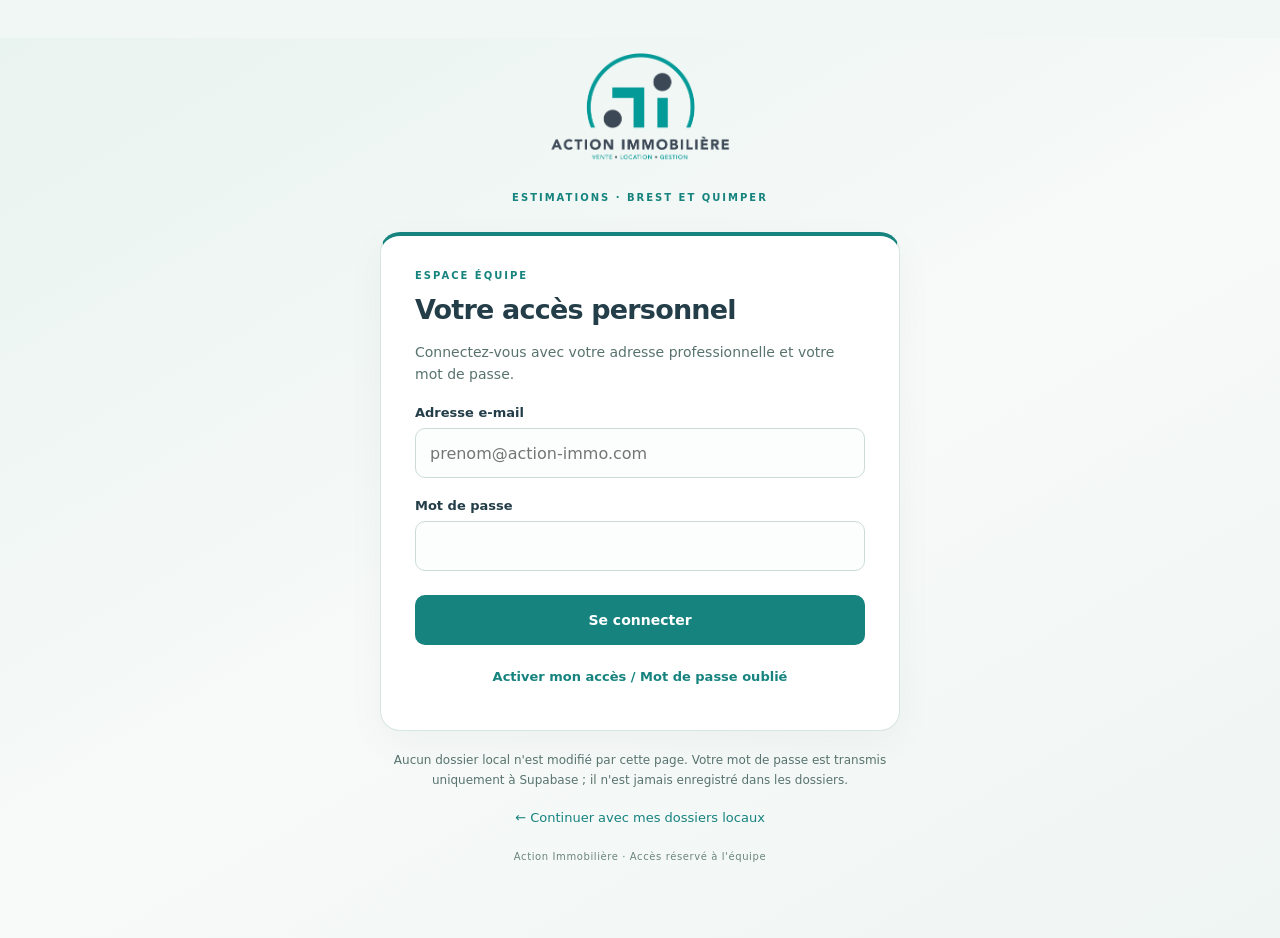
<file: connexion.html>
<!doctype html>
<html lang="fr">
<head>
  <meta charset="utf-8">
  <meta name="viewport" content="width=device-width,initial-scale=1">
  <meta name="referrer" content="no-referrer">
  <meta name="robots" content="noindex,nofollow">
  <meta http-equiv="Content-Security-Policy" content="default-src 'none'; script-src 'self'; style-src 'self'; img-src 'self' data:; connect-src https://nqzriajxhkiujlnldayx.supabase.co; base-uri 'none'; form-action 'none'; object-src 'none'">
  <meta name="theme-color" content="#16837e">
  <title>Connexion &eacute;quipe | Action Immobili&egrave;re</title>
  <link rel="stylesheet" href="connexion.css?v=1">
  <script src="connexion.js?v=1" defer></script>
</head>
<body>
  <main class="shell">
    <header class="brand">
      <img src="./ACTION%20IMMO_LOGO%20RVB.png" alt="Action Immobili&egrave;re" width="230" height="163">
      <p class="eyebrow">ESTIMATIONS &middot; BREST ET QUIMPER</p>
    </header>
    <section class="card" aria-labelledby="page-title">
      <p class="step">ESPACE &Eacute;QUIPE</p>
      <h1 id="page-title">Votre acc&egrave;s personnel</h1>
      <p id="intro">Connectez-vous avec votre adresse professionnelle et votre mot de passe.</p>
      <div id="message" role="status" aria-live="polite" class="message" hidden></div>
      <div id="checking">V&eacute;rification de votre session&hellip;</div>
      <form id="login-form" hidden>
        <label for="login-email">Adresse e-mail</label>
        <input id="login-email" name="email" type="email" autocomplete="username" required maxlength="254" placeholder="prenom@action-immo.com">
        <label for="login-password">Mot de passe</label>
        <input id="login-password" name="password" type="password" autocomplete="current-password" required maxlength="200">
        <button type="submit">Se connecter</button>
        <button id="show-recovery" type="button" class="text-button">Activer mon acc&egrave;s / Mot de passe oubli&eacute;</button>
      </form>
      <form id="recovery-form" hidden>
        <p>Un lien vous permettra de choisir votre mot de passe sur cette page, sans recr&eacute;er votre compte.</p>
        <label for="recovery-email">Adresse e-mail du compte existant</label>
        <input id="recovery-email" name="email" type="email" autocomplete="username" required maxlength="254">
        <button id="request-link" type="submit">Recevoir un lien pour choisir mon mot de passe</button>
        <p id="cooldown" class="hint" aria-live="polite"></p>
        <button type="button" class="text-button" data-back>Revenir &agrave; la connexion</button>
      </form>
      <form id="password-form" hidden>
        <p>Compte v&eacute;rifi&eacute; : <strong id="password-account"></strong></p>
        <label for="new-password">Nouveau mot de passe</label>
        <input id="new-password" name="new-password" type="password" autocomplete="new-password" minlength="12" maxlength="200" required aria-describedby="password-help">
        <p id="password-help" class="hint">Au moins 12 caract&egrave;res. Choisissez une phrase de passe unique et conservez-la dans votre gestionnaire de mots de passe.</p>
        <label for="confirm-password">Confirmer le nouveau mot de passe</label>
        <input id="confirm-password" name="confirm-password" type="password" autocomplete="new-password" minlength="12" maxlength="200" required>
        <button type="submit">Enregistrer mon mot de passe</button>
      </form>
      <section id="connected" hidden>
        <div class="verified"><span aria-hidden="true">&#10003;</span><div><strong>Connexion r&eacute;ussie</strong><p id="connected-account"></p></div></div>
        <p>Votre acc&egrave;s personnel fonctionne. La synchronisation des dossiers sera raccord&eacute;e &agrave; l'application apr&egrave;s cette validation.</p>
        <p class="hint">Pour le moment, les dossiers de l'application restent enregistr&eacute;s sur l'appareil utilis&eacute;.</p>
        <a class="primary-link" href="./">Retrouver l'application d'estimation</a>
        <button id="change-password" type="button" class="text-button">Choisir / changer mon mot de passe</button>
        <button id="sign-out" type="button" class="text-button">Se d&eacute;connecter</button>
      </section>
      <noscript><p>Activez JavaScript dans votre navigateur pour utiliser la connexion.</p></noscript>
    </section>
    <p class="privacy">Aucun dossier local n'est modifi&eacute; par cette page. Votre mot de passe est transmis uniquement &agrave; Supabase ; il n'est jamais enregistr&eacute; dans les dossiers.</p>
    <a class="back-link" href="./">&larr; Continuer avec mes dossiers locaux</a>
    <footer>Action Immobili&egrave;re &middot; Acc&egrave;s r&eacute;serv&eacute; &agrave; l'&eacute;quipe</footer>
  </main>
</body>
</html>
</file>
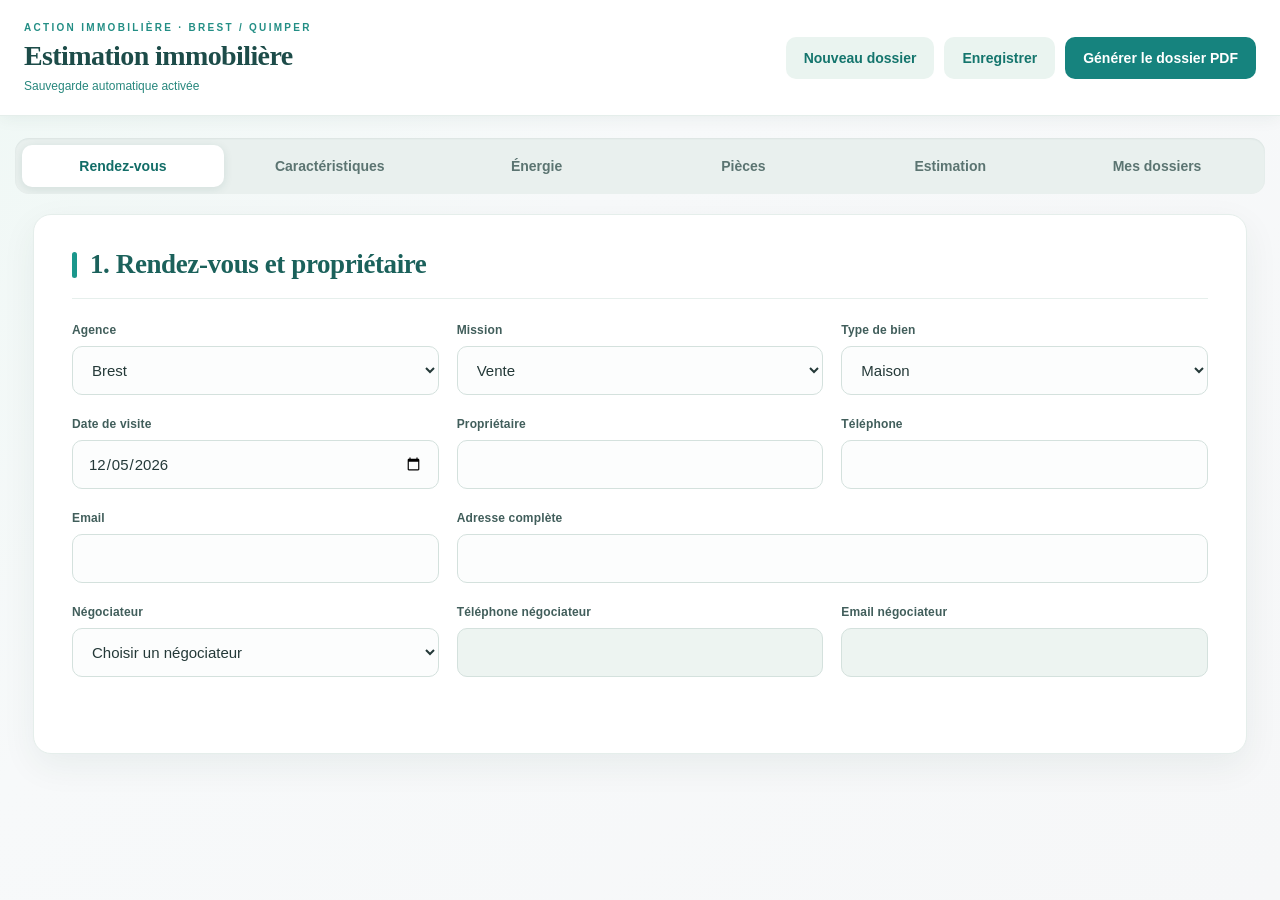
<file: estimation-local.html>
<!doctype html>
<html lang="fr"><head><meta charset="utf-8"><meta name="viewport" content="width=device-width,initial-scale=1"><meta name="theme-color" content="#278f89"><title>Action Immobilière — Estimations</title><style>
:root{font-family:Arial,sans-serif;color:#233b3a;background:#f2f5f2}*{box-sizing:border-box}body{margin:0}header{background:#fff;padding:18px 5%;border-bottom:3px solid #39968d;display:flex;justify-content:space-between;align-items:center;gap:10px;flex-wrap:wrap}h1,h2,h3{font-family:Georgia,serif;font-weight:normal}h1{font-size:26px;margin:0}header small{color:#348981;letter-spacing:2px}nav.tabs{display:flex;gap:8px;overflow-x:auto;padding:12px 5%;background:#eaf3ef;position:sticky;top:0;z-index:5}nav.tabs button{white-space:nowrap;background:white;color:#256c67;border:1px solid #c9dfd6}nav.tabs button.active{background:#16837e;color:white}main{max-width:1130px;margin:25px auto;padding:0 16px}.panel{background:white;padding:25px;margin-bottom:20px;border-radius:12px;box-shadow:0 3px 18px #24484013}h2{font-size:25px;color:#167c78;margin:0 0 18px}.grid{display:grid;grid-template-columns:repeat(3,minmax(0,1fr));gap:14px}.grid.two{grid-template-columns:repeat(2,minmax(0,1fr))}label{display:block;font-size:12px;font-weight:bold;color:#476462}input,select,textarea{display:block;width:100%;margin-top:7px;padding:12px;border:1px solid #cbd9d5;border-radius:7px;font:15px Arial;background:white;color:#243938}textarea{min-height:88px;resize:vertical}button{background:#16837e;border:0;color:white;border-radius:7px;padding:12px 18px;cursor:pointer;font-size:14px}button.secondary{background:#e3efec;color:#176c68}.actions{display:flex;gap:10px;flex-wrap:wrap}.hint{color:#697f7b;font-size:12px}.room{border:1px solid #d8e6e1;padding:15px;margin:10px 0;border-radius:9px}hr{border:0;border-top:1px solid #e1eae6;margin:20px 0}.switch{display:flex;gap:15px;align-items:center}#logo{max-height:52px;max-width:220px;object-fit:contain}.tag{color:#16837e;font-size:12px;letter-spacing:2px;text-transform:uppercase}.hidden{display:none!important}@media(max-width:750px){.grid,.grid.two{grid-template-columns:1fr}.panel{padding:17px}}@media print{body{background:white}header,nav.tabs,.editor,.actions,.hint{display:none!important}#printRoot{display:block!important}}#printRoot{display:none}
@page{size:A4;margin:0}
@media print{.sheet{width:210mm;height:297mm;padding:19mm 20mm 18mm;break-after:page;position:relative;overflow:hidden}.sheet:last-child{break-after:auto}.sheet h1{font:35px Georgia;color:#1c5652}.sheet h2{font:25px Georgia;color:#167c78}.sheet h3{font:18px Georgia;color:#167c78}.sheet .muted{color:#68807a}.sheet .rule{height:4px;width:56px;background:#2d948b;margin:19px 0}.sheet .hero{background:#e4f1ed;padding:30px;margin:25px 0}.sheet .tiles{display:grid;grid-template-columns:repeat(3,1fr);gap:10px;margin:18px 0}.sheet .tile{background:#edf5f1;padding:14px;min-height:56px}.tile small{display:block;color:#66817b;font-size:10px}.tile b{display:block;font-size:14px;margin-top:7px}.columns{display:grid;grid-template-columns:1fr 1fr;gap:16px}.sheet .rows{display:grid;grid-template-columns:1fr 1fr;gap:8px 18px}.sheet .entry{border-bottom:1px solid #e4edeb;padding:5px 0;font-size:11px}.entry small{color:#65817a;display:block}.entry b{display:block;margin-top:3px}.sheet .section{margin:18px 0}.sheet .section h3{border-bottom:2px solid #c6e1da;padding-bottom:7px;margin-bottom:8px}.sheet .foot{position:absolute;bottom:12mm;left:20mm;right:20mm;border-top:1px solid #d2e5df;padding-top:8px;color:#65817a;font-size:9px;display:flex;justify-content:space-between}.sheet .logo{max-height:60px;max-width:230px}.bigPrice{background:#16837e;color:white;padding:30px;text-align:center;margin:32px 0}.bigPrice b{font:38px Georgia}.sheet p{line-height:1.6;font-size:13px}.sheet ul{font-size:12px;line-height:1.65}.condition{display:flex;gap:4px;margin:15px 0}.condition span{flex:1;text-align:center;padding:12px 2px;font-size:9px;background:#e8eee9}.condition span.on{outline:3px solid #278f89;background:#c8e7dc;font-weight:bold}.fee{display:flex;justify-content:space-between;padding:12px 0;border-bottom:1px solid #dae7e1}}

/* Interface tablette inspirée de l'ergonomie Floot */
:root{font-family:Inter,Arial,sans-serif;background:#f5f7f7;color:#1d3438}body{min-height:100vh;background:linear-gradient(135deg,#eff8f5 0,#f7f9fa 36%,#f6f7f8 100%)}header{padding:22px max(24px,calc((100vw - 1250px)/2));background:#fff;border-bottom:1px solid #e5eeeb;box-shadow:0 2px 16px #163d3510}header h1{font:600 28px Georgia,serif;color:#1d4c49;letter-spacing:-.6px}header small{display:block;font-size:10px;font-weight:800;color:#238e85;letter-spacing:2.3px;margin-bottom:7px}nav.tabs{position:relative;max-width:1250px;margin:22px auto 0;padding:7px;gap:5px;background:#e9f0ee;border-radius:14px;box-shadow:inset 0 1px 2px #234b4312}nav.tabs button{flex:1;min-width:max-content;padding:13px 14px;border:0;border-radius:10px;background:transparent;color:#5b7471;font-weight:700;transition:.15s}nav.tabs button:hover{background:#dcebe6}nav.tabs button.active{background:#fff;color:#126d67;box-shadow:0 2px 10px #154e401b}main.editor{max-width:1250px;margin:20px auto 80px;padding:0 18px}.panel{border:1px solid #e5eeeb;border-radius:18px;box-shadow:0 12px 35px #163f3710;padding:34px 38px;min-height:540px}.panel h2{font:600 27px Georgia,serif;letter-spacing:-.4px;color:#1b615b;margin-bottom:24px;padding-bottom:18px;border-bottom:1px solid #e6efec}.panel h2:before{content:'';display:inline-block;width:5px;height:26px;border-radius:4px;background:#1b978c;vertical-align:-5px;margin-right:13px}.grid{gap:22px 18px}.grid.two{gap:22px}label{font-size:12px;font-weight:750;letter-spacing:.15px;color:#415e5b}input,select,textarea{margin-top:9px;padding:14px 15px;border:1px solid #d4e1dd;border-radius:10px;background:#fcfdfd;min-height:49px;transition:border-color .15s,box-shadow .15s}input:focus,select:focus,textarea:focus{outline:none;border-color:#168d83;box-shadow:0 0 0 3px #1a9a881c;background:white}textarea{min-height:132px;line-height:1.5}button{border-radius:10px;font-weight:750;padding:13px 18px}button:hover{filter:brightness(.97)}button:focus-visible{outline:3px solid #65bcb4;outline-offset:2px}button.secondary{background:#eaf4f0;color:#14756d}.room{background:#f8fbfa;border:1px solid #dce9e5;border-radius:13px;padding:22px}.room strong{display:block;font:600 19px Georgia,serif;color:#236c65;margin-bottom:18px}.hint{font-size:13px;color:#68817c;margin-top:-12px;margin-bottom:24px}.fee{align-items:center;gap:10px}.fee span{overflow-wrap:anywhere}@media(max-width:850px){header{padding:20px}header .actions{width:100%}header .actions button{flex:1}nav.tabs{margin:12px 12px 0;border-radius:12px}nav.tabs button{flex:none}main.editor{padding:0 12px}.panel{min-height:0;padding:23px 20px}.grid{grid-template-columns:repeat(2,minmax(0,1fr))}.panel h2{font-size:23px}}@media(max-width:560px){header h1{font-size:24px}.grid,.grid.two{grid-template-columns:1fr}label[style*="grid-column"]{grid-column:auto!important}header .actions button{font-size:12px;padding:11px 9px}.panel{padding:20px 16px}.panel h2{font-size:21px}nav.tabs button{padding:11px 13px}}

/* Édition premium A4 : identité Action Immobilière */
@media print{
*{-webkit-print-color-adjust:exact!important;print-color-adjust:exact!important}
html,body{margin:0!important;padding:0!important;background:white!important}
.sheet{width:210mm;height:297mm;padding:24mm 21mm 20mm;overflow:hidden;break-after:page;page-break-after:always;background:#fff;color:#2f414b;position:relative}
.sheet:last-child{break-after:auto;page-break-after:auto}
.sheet:before{content:"";position:absolute;left:0;top:0;width:100%;height:6mm;background:#0b9a96}
.sheet:after{content:"";position:absolute;right:0;top:6mm;height:48mm;width:4mm;background:#e0f1ed}
.sheet .logo{display:block;max-height:35mm;max-width:104mm;object-fit:contain;object-position:left;margin:0 0 14mm}
.sheet .tag,.sheet .coverKicker{font:700 10px Arial,sans-serif;letter-spacing:2.1px;text-transform:uppercase;color:#008e89;margin:0 0 9mm}
.sheet h1{font:normal 35px/1.14 Georgia,serif!important;color:#273e48!important;letter-spacing:-1px;margin:0 0 10mm}
.sheet h2{font:normal 26px/1.2 Georgia,serif!important;color:#233f49!important;letter-spacing:-.5px;margin:0 0 9mm}
.sheet h3{font:700 13px/1.35 Arial,sans-serif!important;color:#137e79!important;letter-spacing:.1px;margin:0 0 5mm}
.sheet .rule{height:2mm;width:17mm;background:#009c98;margin:8mm 0 12mm}
.sheet p{font:12px/1.65 Arial,sans-serif;color:#475b63;margin:0 0 5mm}
.sheet .hero{background:#f0f7f5;padding:12mm;border-left:1.5mm solid #009b95;margin:16mm 0 0}
.sheet .hero h2{font-size:23px!important;margin:3mm 0 7mm}
.sheet .eyebrow{font:700 9px Arial;letter-spacing:1.6px;color:#15908a}
.sheet .tiles{display:grid;grid-template-columns:repeat(3,1fr);gap:3mm;margin:10mm 0}
.sheet .tile{background:#f0f6f4;border-top:1mm solid #129b95;padding:6mm 5mm;min-height:25mm}
.sheet .tile small{font:9px Arial;color:#6c8585;letter-spacing:.3px}
.sheet .tile b{font:700 15px Arial;color:#253f47;margin-top:4mm}
.sheet .section{margin:8mm 0;break-inside:avoid}
.sheet .section h3{padding-bottom:3mm;border-bottom:1px solid #c5e2dd}
.sheet .rows{display:grid;grid-template-columns:repeat(2,minmax(0,1fr));gap:2mm 7mm}
.sheet .entry{padding:3mm 0 3.5mm;border-bottom:1px solid #e0ebe8;overflow-wrap:anywhere;line-height:1.35;font-size:10px}
.sheet .entry small{font:9px Arial;color:#748a89;display:block;margin-bottom:1mm}
.sheet .entry b{font:700 11px Arial;color:#344d55}
.sheet .condition{display:flex;gap:2mm;margin:6mm 0 9mm}
.sheet .condition span{padding:4mm 1mm;font:8px Arial;background:#eef3f2;color:#728480}
.sheet .condition span.on{outline:1px solid #0b9690;background:#d6efea;color:#116e69}
.sheet ul{font:11px/1.65 Arial,sans-serif;color:#40555c;margin:0 0 7mm;padding-left:6mm}
.sheet li{margin:1mm 0}
.sheet .bigPrice{margin:14mm 0;background:#176e6a;padding:13mm 8mm;color:white}
.sheet .bigPrice small{font:700 10px Arial;letter-spacing:1.5px;color:#e6f5f1}
.sheet .bigPrice b{font:normal 34px Georgia,serif}
.sheet .fee{padding:4mm 1mm;border-bottom:1px solid #dceae6;font:11px Arial;color:#425960}
.sheet .fee b{color:#007e79}
.sheet .foot{bottom:12mm;left:21mm;right:21mm;border-top:1px solid #bfd8d3;padding-top:4mm;font:700 8px Arial;letter-spacing:1px;color:#64817f}
.sheet:first-child{padding-top:25mm}
.sheet:first-child .logo{max-width:118mm;max-height:47mm;margin:3mm 0 19mm}
.sheet:first-child .hero{margin-top:18mm}
.sheet:last-child .logo{max-width:105mm;margin-bottom:19mm}
}

/* Localisation et direction artistique contemporaine du dossier */
@media print{
.sheet{background:linear-gradient(90deg,#f4f8f7 0 5mm,#fff 5mm 100%);padding-left:23mm;padding-right:20mm}
.sheet:before{height:3mm;background:#079c96}
.sheet:after{height:33mm;width:3mm;background:#243f4c}
.sheet .logo{width:75mm;max-height:26mm;object-fit:contain;object-position:left center;margin-bottom:9mm}
.sheet:first-child{background:linear-gradient(155deg,#edf6f4 0%,#fff 48%,#fff 100%);padding-top:22mm}
.sheet:first-child .logo{width:104mm;max-height:42mm;margin-bottom:18mm}
.sheet:first-child h1{font-size:44px!important;line-height:1.1!important;max-width:150mm}
.sheet:first-child .hero{margin-top:21mm;border-left:0;border-radius:2mm;padding:12mm 13mm;background:#e4f2ee}
.sheet .tag{font-size:9px;letter-spacing:2.5px}
.sheet h2{font-size:28px!important}
.sheet .tile{border-top:0;border-left:1.5mm solid #079c96;border-radius:1.5mm}
.sheet .bigPrice{border-radius:3mm;background:#164e53}
.sheet .section h3{color:#167c78!important}
.sheet .foot{letter-spacing:1.3px}
.map-frame{height:61mm;position:relative;overflow:hidden;background:#e7efec;border-radius:2mm;border:1px solid #d8e8e3;margin-top:4mm}
.map-tiles{position:absolute;inset:0;overflow:hidden}
.map-tiles img{max-width:none!important;display:block}
.map-marker{position:absolute;left:50%;top:50%;transform:translate(-50%,-100%);height:17px;width:17px;background:#e05250;border:3px solid #fff;border-radius:50% 50% 50% 0;transform:translate(-50%,-85%) rotate(-45deg);box-shadow:0 1px 5px #0006}
.map-attrib{position:absolute;bottom:0;right:0;font:8px Arial;background:#ffffffd9;padding:2px 5px}
.map-caption{font-size:9px!important;margin:2mm 0 5mm!important;color:#617c79!important}
.map-empty{background:#eef5f2;padding:10mm;text-align:center;font:11px Arial;color:#627c77;margin:5mm 0}
.sheet:nth-child(2) .tiles{margin:5mm 0}
.sheet:nth-child(2) .tile{min-height:18mm;padding:3mm 4mm}
.sheet:nth-child(2) .tile b{font-size:12px;margin-top:2mm}
.sheet:nth-child(2) .condition{margin:3mm 0}
.sheet:nth-child(2) h3{margin:3mm 0}
.sheet:nth-child(2) ul{margin-bottom:3mm;line-height:1.4}
}

/* Refonte éditoriale : rythme visuel, typographie et logo centré */
@media print{
.sheet{font-family:Arial,Helvetica,sans-serif!important;background:#fff!important;padding:22mm 20mm 20mm!important}
.sheet:before{height:3mm!important;background:linear-gradient(90deg,#099e98 0 35%,#273f4a 35% 100%)!important}
.sheet:after{display:none!important}
.sheet .logo,.sheet:first-child .logo,.sheet:last-child .logo{display:block!important;position:relative!important;margin:0 auto 11mm!important;width:auto!important;max-width:92mm!important;max-height:30mm!important;object-fit:contain!important;object-position:center center!important}
.sheet:first-child .logo{max-width:115mm!important;max-height:42mm!important;margin:8mm auto 22mm!important}
.sheet:last-child .logo{max-width:106mm!important;max-height:36mm!important;margin:8mm auto 21mm!important}
.sheet h1,.sheet:first-child h1{font-family:Arial,Helvetica,sans-serif!important;font-weight:800!important;font-size:36px!important;line-height:1.16!important;letter-spacing:-1.4px!important;color:#243e4a!important}
.sheet:first-child h1{font-size:42px!important;text-align:center!important}
.sheet h2{font-family:Arial,Helvetica,sans-serif!important;font-weight:800!important;font-size:25px!important;letter-spacing:-.8px!important;color:#263f49!important;margin-bottom:8mm!important}
.sheet h3{font-family:Arial,Helvetica,sans-serif!important;font-weight:800!important;font-size:12px!important;color:#147e79!important;letter-spacing:.25px!important}
.sheet .tag,.sheet .coverKicker{font:800 9px Arial,Helvetica,sans-serif!important;letter-spacing:2.3px!important;color:#0c8e88!important}
.sheet:first-child .tag,.sheet:first-child .coverKicker{text-align:center!important}
.sheet:first-child .rule{margin:9mm auto 12mm!important}
.sheet:first-child>p{text-align:center;font-size:15px!important;color:#526970!important}
.sheet .hero{border:0!important;border-radius:4mm!important;background:#eaf5f1!important;padding:11mm!important}
.sheet .hero h2{font-size:20px!important}
.sheet .eyebrow{color:#14877f!important}
.sheet .tiles{gap:3mm!important;margin:7mm 0!important}
.sheet .tile{border:0!important;border-radius:3mm!important;background:#eaf4f1!important;min-height:23mm!important;padding:5mm!important}
.sheet .tile:nth-child(3n+2){background:#f1f4f5!important}
.sheet .tile small{font-size:9px!important;text-transform:uppercase;letter-spacing:.6px;color:#577c77!important}
.sheet .tile b{font-size:16px!important;font-weight:800!important;color:#1f5250!important}
.sheet .section{margin:6mm 0!important;break-inside:avoid}
.sheet .section h3{padding:3mm 4mm!important;border:0!important;background:#e9f4f1!important;border-radius:2mm!important;margin-bottom:3mm!important}
.sheet .rows{gap:1mm 6mm!important}
.sheet .entry{padding:2.5mm 2mm!important;border-bottom:1px solid #e4ecea!important}
.sheet .entry small{font-size:9px!important}
.sheet .entry b{font-size:11px!important}
.sheet .bigPrice{background:#184f55!important;border-radius:5mm!important;padding:16mm 10mm!important;box-shadow:none!important}
.sheet .bigPrice b{font-family:Arial,Helvetica,sans-serif!important;font-size:36px!important;font-weight:800!important}
.sheet .condition span{border-radius:2mm!important}
.sheet .fee{padding:4mm 5mm!important;background:#f4f8f7!important;border:0!important;border-radius:2mm!important;margin-bottom:2mm!important}
.sheet .foot{border-top:2px solid #0e928c!important;color:#647e7c!important}
.sheet:nth-child(2) .map-frame{height:53mm!important;border-radius:4mm!important}
.sheet:nth-child(2) .tiles{margin:5mm 0!important}
.sheet:nth-child(2) .tile{min-height:17mm!important;padding:3mm 4mm!important}
.sheet:nth-child(2) .tile b{font-size:13px!important}
.sheet:nth-child(2) .condition{margin:2mm 0!important}
.sheet:nth-child(2) ul{margin:1mm 0 3mm!important}
.sheet:nth-child(2) h3{margin:3mm 0!important}
.sheet:nth-child(6) .section{padding:5mm 6mm!important;background:#f0f7f4!important;border-radius:4mm!important}
.sheet:nth-child(6) .section:nth-of-type(2){background:#e3f1ed!important}
.sheet:nth-child(7) h1{text-align:center!important;margin:0 0 13mm!important}
.sheet:nth-child(7) .rule{margin:8mm auto 13mm!important}
.sheet:nth-child(7) h2,.sheet:nth-child(7)>p{text-align:center!important}
}

/* Saisie assistée et jauge d'état pour le dossier */
label input[readonly]{background:#edf4f1;color:#426c66} .field-comment{font-size:9px;color:#5b827c;margin-top:3px;font-style:italic} .state-gauge{margin:7mm 0 9mm;padding:6mm 7mm;border-radius:3mm;background:#f0f5f3;break-inside:avoid}.state-label{display:flex;justify-content:space-between;align-items:center;font:700 9px Arial;letter-spacing:1px;color:#4e7771;margin-bottom:4mm}.state-label strong{font-size:13px;letter-spacing:0;color:#253f49}.state-bar{display:flex;gap:2mm;height:8mm}.state-bar span{flex:1;border-radius:1.5mm}.state-ends{display:flex;justify-content:space-between;font:9px Arial;color:#68817b;margin-top:3mm}@media print{.sheet:nth-child(2) .condition{display:none!important}.sheet:nth-child(2) .state-gauge{padding:3mm 5mm;margin:3mm 0}.sheet:nth-child(2) .state-bar{height:5mm}.sheet:nth-child(2) .state-label{margin-bottom:2mm}.sheet:nth-child(2) .state-ends{margin-top:2mm}}

.dossier-card{display:flex;align-items:center;justify-content:space-between;gap:16px;padding:18px 20px;border:1px solid #dce9e4;background:#f8fbfa;border-radius:12px;margin:10px 0}.dossier-card strong{display:block;font-size:16px;color:#244f4b}.dossier-card small{display:block;margin-top:5px;color:#6b807c}.dossier-card .actions{flex-shrink:0}@media(max-width:650px){.dossier-card{align-items:stretch;flex-direction:column}.dossier-card .actions button{flex:1}}
@media print{.sheet:last-child .legal-notice{position:absolute;bottom:25mm;left:20mm;right:20mm;background:#f2f6f5;border-left:3px solid #14928a;border-radius:3mm;padding:5mm 6mm}.sheet:last-child .legal-notice strong{display:block;font:700 9px Arial;letter-spacing:1px;color:#137f79;margin-bottom:3mm}.sheet:last-child .legal-notice p{font:9px/1.45 Arial!important;margin:1mm 0!important;text-align:left!important;color:#52636a!important}}
@media print{.sheet:first-child h1.cover-title{display:block!important;width:100%!important;max-width:none!important;text-align:center!important;margin:0 auto 10mm!important;line-height:1.2!important}.sheet .fee-title{font-size:23px!important;margin:8mm 0 4mm!important}.sheet .fee-subtitle{font-size:15px!important;letter-spacing:.2px!important;margin:6mm 0 4mm!important;color:#244d52!important}.sheet .editorial-notes{background:#f2f7f5;padding:4mm 6mm;border-radius:3mm;margin:4mm 0}.sheet .editorial-notes h3{margin:0 0 2mm!important}.sheet .editorial-notes ul{margin:0!important}.agent-profile{display:flex;align-items:center;gap:7mm}.agent-photo{width:31mm;height:38mm;object-fit:cover;border-radius:3mm;border:1px solid #d4e5e0}.agent-placeholder{width:31mm;height:38mm;display:flex;align-items:center;justify-content:center;background:#dcece7;color:#1b716d;font:700 25px Arial;border-radius:3mm}.agent-profile-info{flex:1}.agent-profile-info p{margin:2mm 0!important}.sheet:last-child .hero{margin-top:8mm!important;padding:6mm!important}}

/* Dernière page : bloc conseiller et mentions légales sans chevauchement */
@media print{
.sheet:last-child{display:flex!important;flex-direction:column!important;align-items:stretch!important;padding-top:15mm!important;padding-bottom:19mm!important}
.sheet:last-child .logo{max-height:23mm!important;max-width:72mm!important;margin:0 auto 7mm!important;flex-shrink:0!important}
.sheet:last-child>.tag{margin-bottom:4mm!important}
.sheet:last-child>h1{font-size:27px!important;line-height:1.12!important;margin:0 0 4mm!important;text-align:left!important}
.sheet:last-child>.rule{margin:3mm 0 5mm!important}
.sheet:last-child>h2{font-size:19px!important;margin:0 0 4mm!important;text-align:left!important}
.sheet:last-child>p{font-size:10px!important;line-height:1.4!important;margin:0 0 2mm!important;text-align:left!important}
.sheet:last-child>.hero{margin:6mm 0 5mm!important;padding:5mm 6mm!important;flex-shrink:0!important;min-height:42mm!important}
.sheet:last-child>.hero h3{margin:0 0 4mm!important;padding:0!important;background:none!important}
.sheet:last-child .agent-profile{display:flex!important;align-items:center!important;gap:6mm!important;min-height:31mm!important}
.sheet:last-child .agent-photo,.sheet:last-child .agent-placeholder{width:27mm!important;height:31mm!important;flex-shrink:0!important;object-fit:cover!important}
.sheet:last-child .agent-profile-info p{text-align:left!important;font-size:11px!important;line-height:1.3!important;margin:0 0 2mm!important;overflow-wrap:anywhere!important}
.sheet:last-child .legal-notice{position:static!important;inset:auto!important;display:block!important;flex-shrink:0!important;margin-top:auto!important;margin-bottom:9mm!important;padding:4mm 5mm!important;background:#f1f6f4!important;border-left:3px solid #14928a!important;border-radius:2mm!important}
.sheet:last-child .legal-notice p{font-size:8px!important;line-height:1.4!important;margin:1mm 0!important}
.sheet:last-child .foot{position:absolute!important;bottom:10mm!important}
}

/* Correctif définitif page 7 : zones fixes séparées, aucun chevauchement */
@media print{
.sheet:last-child{display:block!important;position:relative!important;height:297mm!important;min-height:297mm!important;max-height:297mm!important;overflow:hidden!important;padding:14mm 20mm 20mm!important}
.sheet:last-child>.logo{height:24mm!important;max-height:24mm!important;margin:0 auto 5mm!important}
.sheet:last-child>.tag{margin:0 0 4mm!important}
.sheet:last-child>h1{font-size:24px!important;line-height:1.13!important;margin:0 0 4mm!important}
.sheet:last-child>.rule{margin:3mm 0 4mm!important}
.sheet:last-child>h2{font-size:18px!important;margin:0 0 3mm!important}
.sheet:last-child>p{font-size:10px!important;margin:0 0 1.5mm!important;line-height:1.3!important}
.sheet:last-child>.hero{position:absolute!important;top:146mm!important;left:20mm!important;right:20mm!important;height:58mm!important;min-height:0!important;max-height:58mm!important;margin:0!important;padding:7mm!important;background:#eaf5f1!important;border-radius:4mm!important;overflow:hidden!important}
.sheet:last-child>.hero h3{margin:0 0 4mm!important}
.sheet:last-child .agent-profile{display:flex!important;align-items:center!important;gap:7mm!important;height:35mm!important}
.sheet:last-child .agent-photo,.sheet:last-child .agent-placeholder{width:30mm!important;height:35mm!important;object-fit:cover!important}
.sheet:last-child .agent-profile-info{min-width:0!important}
.sheet:last-child .agent-profile-info p{font-size:11px!important;line-height:1.35!important;margin:0 0 2mm!important}
.sheet:last-child>.legal-notice{position:absolute!important;top:219mm!important;bottom:auto!important;left:20mm!important;right:20mm!important;height:42mm!important;max-height:42mm!important;margin:0!important;padding:5mm 6mm!important;overflow:hidden!important;background:#f1f6f4!important;border-left:3px solid #14928a!important}
.sheet:last-child>.legal-notice strong{font-size:9px!important;margin-bottom:3mm!important}
.sheet:last-child>.legal-notice p{font-size:8px!important;line-height:1.5!important;margin:1.5mm 0!important}
.sheet:last-child>.foot{bottom:10mm!important}
}
@media print{.sheet.room-sheet{padding-top:24mm!important}.room-print-grid{display:grid;grid-template-columns:1fr 1fr;gap:5mm;margin-top:10mm}.room-print-card{min-height:43mm;max-height:49mm;overflow:hidden;break-inside:avoid;background:#edf6f3;border-radius:3mm;padding:5mm;border-left:1mm solid #129a92}.room-print-card small{display:block;font:700 9px Arial;color:#16877f;margin-bottom:3mm}.room-print-card strong{display:block;font:800 15px Arial;color:#2a4850}.room-print-card b{display:block;font:800 16px Arial;color:#16877f;margin-top:2mm}.room-print-card p{font:10px/1.4 Arial;margin-top:2mm}.sheet:last-child>h1{font-size:36px!important;text-align:center!important;max-width:none!important;width:100%!important;margin:3mm auto 5mm!important}.sheet:last-child>.tag{text-align:center!important}.sheet:last-child>.rule{margin:4mm auto 5mm!important}}
@media print{.sheet.room-sheet{padding-top:24mm!important}.room-sheet h2{margin:7mm 0 3mm!important}.room-intro{font:11px Arial;color:#667f7a;margin:0 0 8mm!important}.room-table{width:100%;border-collapse:separate;border-spacing:0;table-layout:fixed;font-family:Arial,Helvetica,sans-serif;font-size:10px;border:1px solid #dceae5;border-radius:3mm;overflow:hidden}.room-table th{text-align:left;background:#184f53;color:#fff;padding:4mm 3mm;font-size:9px;text-transform:uppercase;letter-spacing:.5px}.room-table th:nth-child(1){width:24%}.room-table th:nth-child(2){width:13%}.room-table th:nth-child(3){width:18%}.room-table th:nth-child(4){width:45%}.room-table td{padding:4mm 3mm;vertical-align:middle;border-bottom:1px solid #dceae5;line-height:1.4;overflow-wrap:anywhere}.room-table tbody tr:nth-child(even){background:#eef6f3}.room-table tbody tr:nth-child(odd){background:#fff}.room-table tbody tr:last-child td{border-bottom:0}.room-table .room-name{font-weight:800;color:#274952}.room-table .room-area{font-weight:800;color:#078d85;white-space:nowrap}.room-table tr{break-inside:avoid;page-break-inside:avoid}}
.property-photo-upload{margin:18px 0 22px;padding:16px;border:1px solid #d8e6e1;border-radius:10px;background:#f8fbfa}.property-photo-upload .photo-actions{display:flex;gap:10px;align-items:center;flex-wrap:wrap}.property-photo-upload input[type=file]{max-width:520px}.property-photo-preview{margin-top:14px;display:flex;gap:14px;align-items:flex-start;flex-wrap:wrap}.property-photo-preview img{width:min(100%,420px);max-height:270px;object-fit:cover;border-radius:9px;border:1px solid #d5e5e0;background:#eef4f2}.property-photo-preview button{margin-top:0}
@media print{.property-photo-print{height:38mm;margin:3mm 0 4mm;border-radius:4mm;overflow:hidden;background:#eef5f2;border:1px solid #d8e8e3}.property-photo-print img{display:block;width:100%;height:100%;object-fit:cover}.sheet.property-photo-sheet .map-frame{height:37mm!important}.sheet.property-photo-sheet .map-caption{margin-bottom:3mm!important}.sheet.property-photo-sheet .state-gauge{margin:2mm 0!important;padding:2.5mm 4mm!important}.sheet.property-photo-sheet .editorial-notes{padding:2.5mm 4mm!important;margin:2.5mm 0!important}.sheet.property-photo-sheet .editorial-notes h3{margin:0 0 1.5mm!important}.sheet.property-photo-sheet .editorial-notes ul{margin:0!important;line-height:1.25!important}}
</style></head><body>
<header><div><small>ACTION IMMOBILIÈRE · BREST / QUIMPER</small><h1>Estimation immobilière</h1><div id="saveStatus" style="font-size:12px;color:#27877d;margin-top:7px">Sauvegarde automatique activée</div></div><div class="actions"><button class="secondary" onclick="resetForm()">Nouveau dossier</button><button class="secondary" onclick="save()">Enregistrer</button><button onclick="printReport()">Générer le dossier PDF</button></div></header>
<nav class="tabs" aria-label="Navigation du dossier"><button type="button" onclick="showTab(0)">Rendez-vous</button><button type="button" onclick="showTab(1)">Caractéristiques</button><button type="button" onclick="showTab(2)">Énergie</button><button type="button" onclick="showTab(3)">Pièces</button><button type="button" onclick="showTab(4)">Estimation</button><button type="button" onclick="showTab(5)">Mes dossiers</button></nav><main class="editor">
<section class="panel"><h2>1. Rendez-vous et propriétaire</h2><div class="grid">
<label>Agence<select id="agency"><option>Brest</option><option>Quimper</option></select></label><label>Mission<select id="mission"><option>Vente</option><option>Location</option></select></label><label>Type de bien<select id="type"><option>Maison</option><option>Appartement</option></select></label>
<label>Date de visite<input id="date" type="date"></label><label>Propriétaire<input id="owner"></label><label>Téléphone<input id="phone" type="tel"></label><label>Email<input id="email" type="email"></label><label style="grid-column:span 2">Adresse complète<input id="address"></label>
<label>Négociateur<select id="agent" onchange="setAgentDetails()"><option value="">Choisir un négociateur</option><option>Elisa MARTINUZZI</option><option>Christophe COUSQUER</option><option>Julie VENNEGUES</option><option>Jérémy SALVI</option><option>Coraline GRAVES</option><option>Amélia SIMON</option></select></label><label>Téléphone négociateur<input id="agentPhone" readonly></label><label>Email négociateur<input id="agentEmail" readonly></label></div></section>
<section class="panel"><h2>2. Portrait de la maison</h2><p class="hint">Renseignez les éléments constatés : seules les données complétées apparaîtront dans le dossier client.</p><div class="property-photo-upload"><label>Photo du bien (facultative)<input id="propertyPhotoFile" type="file" accept="image/*" onchange="handlePropertyPhoto(this)"></label><input id="propertyPhoto" type="hidden"><p class="hint">La photo sera redimensionnée automatiquement pour le dossier. Si aucune photo n’est ajoutée, la mise en page du PDF reste inchangée.</p><div id="propertyPhotoPreview" class="property-photo-preview hidden"><img id="propertyPhotoImg" alt="Aperçu du bien"><button type="button" class="secondary" onclick="removePropertyPhoto()">Retirer la photo</button></div></div><div class="grid" id="characteristics"></div></section>
<section class="panel"><h2>3. Chauffage et performances</h2><div class="grid" id="technical"></div></section>
<section class="panel"><h2>4. Visite pièce par pièce</h2><div id="rooms"></div><button class="secondary" onclick="addRoom()">+ Ajouter une pièce</button></section>
<section class="panel"><h2>5. Synthèse personnalisée</h2><div class="grid two"><label>Présentation rédigée du bien<textarea id="description" placeholder="Disposition, ambiance, rénovations et prestations spécifiques…"></textarea></label><label>Points forts (un par ligne)<textarea id="strengths"></textarea></label><label>Points de vigilance (un par ligne)<textarea id="weaknesses"></textarea></label><label>Observations pour l’estimation<textarea id="notes"></textarea></label></div><div class="grid"><label>État général<select id="condition"><option>Très bon</option><option>Bon</option><option>Moyen</option><option>À rafraîchir</option><option>À rénover</option><option>Travaux importants</option></select></label><label>Prix<select id="priceMode" onchange="togglePrice()"><option value="exact">Prix exact</option><option value="range">Entre… et…</option></select></label><label id="exactBox">Prix net vendeur (€)<input id="net" inputmode="decimal"></label><label id="minBox" class="hidden">Entre (€)<input id="priceMin" inputmode="decimal"></label><label id="maxBox" class="hidden">Et (€)<input id="priceMax" inputmode="decimal"></label><label>Prix FAI (€)<input id="fai" inputmode="decimal"></label><label>Loyer estimé (€ / mois)<input id="rent" inputmode="decimal"></label><label>Charges estimées (€ / mois)<input id="charges" inputmode="decimal"></label></div></section>
<section class="panel"><h2>Mes dossiers</h2><p class="hint">Retrouvez vos estimations enregistrées sur cet appareil. Les brouillons sont sauvegardés automatiquement.</p><div class="actions"><button class="secondary" onclick="save()">Enregistrer ce dossier</button><button onclick="printReport()">Imprimer / Enregistrer en PDF</button><button class="secondary" onclick="exportData()">Exporter une sauvegarde JSON</button><label style="display:inline-block">Importer une sauvegarde JSON<input type="file" accept=".json,application/json" onchange="importData(this)"></label></div><label style="display:block;max-width:500px;margin:22px 0">Rechercher un dossier<input id="searchDossiers" placeholder="Nom du propriétaire ou adresse" oninput="refreshSaved()"></label><div id="saved"></div></section></main><div id="printRoot"></div>
<script>
const props=[["Surface habitable (m²)","surface"],["Surface du terrain (m²)","terrain"],["Nombre de chambres","bedrooms"],["Nombre de pièces","pieces"],["Nombre de niveaux","levels"],["Année de construction","year"],["Type de construction","construction"],["Style architectural","style"],["Mitoyenneté","party"],["Orientation principale","orientation"],["Façade","facade"],["Toiture","roof"],["Dalle","slab"],["Fenêtres","windows"],["Vitrage","glazing"],["Volets","shutters"],["Isolation","insulation"],["Ventilation","ventilation"],["Électricité","electricity"],["Plomberie","plumbing"],["Cuisine","kitchen"],["Salle(s) d'eau / état","bathrooms"],["Garage","garage"],["Stationnement","parking"],["Sous-sol","basement"],["Grenier / combles","attic"],["Annexes / dépendances","outbuildings"],["Jardin / extérieurs","garden"],["Assainissement","sanitation"],["Taxe foncière (€)","tax"],["Travaux récents","recentWorks"],["Travaux à prévoir","futureWorks"]];
const tech=[["Type de chauffage","heating"],["Énergie","energy"],["Production d'eau chaude","hotwater"],["Année de chaudière","boiler"],["Année ballon eau chaude","waterHeaterYear"],["DPE","dpe"],["GES","ges"]];
const $=id=>document.getElementById(id);
function showTab(i){document.querySelectorAll('main.editor > section.panel').forEach((el,n)=>el.classList.toggle('hidden',n!==i));document.querySelectorAll('nav.tabs button').forEach((el,n)=>{el.classList.toggle('active',n===i);el.setAttribute('aria-current',n===i?'step':'false')});window.scrollTo({top:0,behavior:'smooth'})}const fieldOptions={"bedrooms":["0","1","2","3","4","5","6","7","8","9","10"],"pieces":["1","2","3","4","5","6","7","8","9","10","11","12","13","14","15"],"levels":["1","2","3","4","5"],"party":["Oui, 1 côté","Oui, 2 côtés","Non"],"orientation":["N","S","O","E","NO","NE","NS","SO","SE","SN","OE"],"facade":["Très bon","Bon","Moyen","Mauvais"],"roof":["Ardoises artificielles","Ardoises naturelles","Zinc","Membrane","Toit terrasse"],"slab":["Béton","Bois","Mixte"],"windows":["PVC","Alu","Bois","Mixte PVC/bois","Mixte Alu/PVC","Mixte Alu/bois","Mixte Alu/PVC/Bois"],"glazing":["Simple vitrage","Double vitrage","Mixte"],"shutters":["Électrique","Roulant manuel","Battant bois","Battant PVC","Mixte"],"insulation":["Non","Oui"],"ventilation":["Non","VMC","VMI"],"kitchen":["Simple","Aménagée","Aménagée/équipée"],"garage":["Oui","Non"],"parking":["Commun","Privatif","Non"],"attic":["Oui","Oui aménageable","Non"],"garden":["Jardin","Terrasse","Balcon","Non"],"sanitation":["Tout à l'égout","Fosse septique"],"heating":["Individuel","Collectif"],"energy":["Électrique","Gaz","Fuel","Pompe à chaleur","Solaire"],"hotwater":["Électrique","Gaz","Fuel","Pompe à chaleur","Solaire"],"dpe":["A","B","C","D","E","F","G","NC"],"ges":["A","B","C","D","E","F","G","NC"]};const commentFields=["shutters","insulation","ventilation","kitchen","sanitation"];const agents=[["Elisa MARTINUZZI","06.77.78.61.93","m.elisa@action-immo.com"],["Christophe COUSQUER","06.77.78.57.93","c.cousquer@action-immo.com"],["Julie VENNEGUES","06.41.22.22.40","v.julie@action-immo.com"],["Jérémy SALVI","07.84.86.04.66","s.jeremy@action-immo.com"],["Coraline GRAVES","06.47.12.90.08","coraline.actionimmo@gmail.com"],["Amélia SIMON","06.32.77.04.47","amelia.actionimmo@gmail.com"]];function setAgentDetails(){const a=agents.find(x=>x[0]===$('agent').value);$('agentPhone').value=a?a[1]:'';$('agentEmail').value=a?a[2]:'';autosave()}function field(k){const options=fieldOptions[k[1]];const control=options?'<select id="'+k[1]+'"><option value="">Sélectionner…</option>'+options.map(v=>'<option value="'+escapeHTML(v)+'">'+escapeHTML(v)+'</option>').join('')+'</select>':'<input id="'+k[1]+'" autocomplete="off">';const comment=commentFields.includes(k[1])?'<input id="'+k[1]+'Comment" placeholder="Commentaire complémentaire (facultatif)">':'';return '<label>'+k[0]+control+comment+'</label>'}function initFields(){$('characteristics').innerHTML=props.map(field).join('');$('technical').innerHTML=tech.map(field).join('');$('date').value=new Date().toISOString().slice(0,10);renderRooms();refreshSaved()}let rooms=[{name:'Séjour',level:'RDC',area:'',floor:'',condition:'',exposure:'',notes:''}];
function renderRooms(){syncRooms();$('rooms').innerHTML=rooms.map((r,i)=>'<div class="room"><strong>Pièce '+(i+1)+'</strong><div class="grid">'+[['Nom','name'],['Niveau','level'],['Surface (m²)','area'],['Revêtement','floor'],['État','condition'],['Exposition','exposure'],['Observations','notes']].map(k=>'<label>'+k[0]+'<input data-room="'+i+'" data-key="'+k[1]+'" value="'+escapeHTML(r[k[1]]||'')+'"></label>').join('')+'</div><br><button class="secondary" onclick="removeRoom('+i+')">Supprimer</button></div>').join('')}function syncRooms(){document.querySelectorAll('[data-room]').forEach(e=>{let i=+e.dataset.room;if(rooms[i])rooms[i][e.dataset.key]=e.value})}function addRoom(){syncRooms();rooms.push({name:'',level:'',area:'',floor:'',condition:'',exposure:'',notes:''});renderRooms()}function removeRoom(i){syncRooms();rooms.splice(i,1);renderRooms()}
function escapeHTML(s){return String(s??'').replace(/[&<>"']/g,c=>({'&':'&amp;','<':'&lt;','>':'&gt;','"':'&quot;',"'":'&#39;'}[c]))}
function validPropertyPhoto(src){return /^data:image\/(?:jpeg|png|webp);base64,[A-Za-z0-9+/=]+$/i.test(String(src||''))}
function updatePropertyPhotoPreview(){const src=$('propertyPhoto')?.value||'',wrap=$('propertyPhotoPreview'),img=$('propertyPhotoImg');if(!wrap||!img)return;if(validPropertyPhoto(src)){img.src=src;wrap.classList.remove('hidden')}else{img.removeAttribute('src');wrap.classList.add('hidden')}}
async function handlePropertyPhoto(input){const file=input?.files?.[0];if(!file)return;if(!String(file.type||'').startsWith('image/')){alert('Choisis une photo au format image.');input.value='';return}try{const url=URL.createObjectURL(file);const img=await new Promise((resolve,reject)=>{const im=new Image();im.onload=()=>resolve(im);im.onerror=()=>reject(new Error('Image illisible'));im.src=url});URL.revokeObjectURL(url);const max=1200,scale=Math.min(1,max/Math.max(img.naturalWidth||img.width,img.naturalHeight||img.height)),w=Math.max(1,Math.round((img.naturalWidth||img.width)*scale)),h=Math.max(1,Math.round((img.naturalHeight||img.height)*scale)),canvas=document.createElement('canvas');canvas.width=w;canvas.height=h;const ctx=canvas.getContext('2d');ctx.fillStyle='#fff';ctx.fillRect(0,0,w,h);ctx.drawImage(img,0,0,w,h);let quality=.78,src=canvas.toDataURL('image/jpeg',quality);while(src.length>500000&&quality>.5){quality-=.08;src=canvas.toDataURL('image/jpeg',quality)}$('propertyPhoto').value=src;updatePropertyPhotoPreview();$('propertyPhoto').dispatchEvent(new Event('input',{bubbles:true}));autosave()}catch(err){alert('Impossible d’ajouter cette photo. Essaie avec une image JPG ou PNG.')}finally{input.value=''}}
function removePropertyPhoto(){if($('propertyPhoto'))$('propertyPhoto').value='';if($('propertyPhotoFile'))$('propertyPhotoFile').value='';updatePropertyPhotoPreview();$('propertyPhoto')?.dispatchEvent(new Event('input',{bubbles:true}));autosave()}
function data(){syncRooms();let out={id:window._currentId||null,rooms:JSON.parse(JSON.stringify(rooms))};document.querySelectorAll('input[id],select[id],textarea[id]').forEach(e=>{if(e.type!=='file')out[e.id]=e.value});return out}function load(d){Object.entries(d).forEach(([k,v])=>{if(k!=='rooms'&&$(k)&&$(k).type!=='file')$(k).value=v});rooms=Array.isArray(d.rooms)?d.rooms:[];renderRooms();togglePrice();updatePropertyPhotoPreview()}
const key='action-immo-estimations-v1';const draftKey='action-immo-estimations-brouillon-v1';let autosaveTimer;function autosave(){clearTimeout(autosaveTimer);autosaveTimer=setTimeout(()=>{try{localStorage.setItem(draftKey,JSON.stringify(data()));$('saveStatus').textContent='Sauvegardé automatiquement à '+new Date().toLocaleTimeString('fr-FR',{hour:'2-digit',minute:'2-digit'});}catch(err){$('saveStatus').textContent='Sauvegarde impossible : stockage indisponible';}},600)}function restoreDraft(){try{const raw=localStorage.getItem(draftKey);if(raw){load(JSON.parse(raw));$('saveStatus').textContent='Brouillon restauré automatiquement';}}catch(err){}}function all(){try{return JSON.parse(localStorage.getItem(key)||'[]')}catch{return []}}function save(){const d=data();d.id=d.id||Date.now().toString();const arr=all();const ix=arr.findIndex(x=>x.id===d.id);if(ix>=0)arr[ix]=d;else arr.unshift(d);localStorage.setItem(key,JSON.stringify(arr));window._currentId=d.id;localStorage.setItem(draftKey,JSON.stringify(d));refreshSaved();alert('Dossier enregistré sur cet appareil')}function refreshSaved(){const q=($('searchDossiers')?.value||'').toLocaleLowerCase('fr');const items=all().filter(d=>([d.owner,d.address,d.agent,d.date].join(' ')).toLocaleLowerCase('fr').includes(q));$('saved').innerHTML=items.length?items.map(d=>'<div class="dossier-card"><div><strong>'+escapeHTML(d.owner||'Sans nom')+'</strong><small>'+escapeHTML(d.address||'Adresse non renseignée')+'</small><small>'+escapeHTML(dt(d.date))+' · '+escapeHTML(d.type||'Bien')+' · '+escapeHTML(d.agency||'')+'</small></div><div class="actions"><button class="secondary" onclick="openSaved(\''+d.id+'\')">Ouvrir</button><button class="secondary" onclick="deleteSaved(\''+d.id+'\')">Supprimer</button></div></div>').join(''):'<p class="hint">Aucun dossier trouvé.</p>'}function deleteSaved(id){if(!confirm('Supprimer définitivement ce dossier de cet appareil ?'))return;localStorage.setItem(key,JSON.stringify(all().filter(d=>d.id!==id)));if(window._currentId===id)window._currentId=null;refreshSaved()}function openSaved(id){const d=all().find(x=>x.id===id);if(d){load(d);window._currentId=d.id;autosave();showTab(0)}}function resetForm(){if(!confirm('Commencer un nouveau dossier ?'))return;document.querySelectorAll('input[id],textarea[id]').forEach(e=>e.value='');document.querySelectorAll('select[id]').forEach(e=>e.selectedIndex=0);rooms=[{name:'Séjour',level:'RDC',area:'',floor:'',condition:'',exposure:'',notes:''}];renderRooms();$('date').value=new Date().toISOString().slice(0,10);window._currentId=null;localStorage.removeItem(draftKey);togglePrice();updatePropertyPhotoPreview()}function togglePrice(){let range=$('priceMode').value==='range';$('exactBox').classList.toggle('hidden',range);$('minBox').classList.toggle('hidden',!range);$('maxBox').classList.toggle('hidden',!range)}function exportData(){let blob=new Blob([JSON.stringify(all(),null,2)],{type:'application/json'});let a=document.createElement('a');a.href=URL.createObjectURL(blob);a.download='estimations-sauvegarde.json';a.click();setTimeout(()=>URL.revokeObjectURL(a.href),1000)}async function importData(inp){try{let d=JSON.parse(await inp.files[0].text());if(!Array.isArray(d))throw Error('Format incorrect');localStorage.setItem(key,JSON.stringify(d));refreshSaved();alert('Sauvegarde importée')}catch(e){alert('Import impossible : '+e.message)}}
const dt=x=>{if(!x)return '';let m=/^(\d{4})-(\d{2})-(\d{2})$/.exec(x);return m?m[3]+'/'+m[2]+'/'+m[1]:x};const eur=x=>x?new Intl.NumberFormat('fr-FR').format(Number(String(x).replace(/\s/g,'').replace(',','.')))+' €':'À définir';const ul=x=>'<ul>'+String(x||'').split(/\n|;/).filter(Boolean).map(z=>'<li>'+escapeHTML(z)+'</li>').join('')+'</ul>';
async function getMap(address){if(!address||address.trim().length<5)return '<div class="map-empty">Adresse à renseigner pour afficher la localisation.</div>';try{const response=await fetch('https://api-adresse.data.gouv.fr/search/?q='+encodeURIComponent(address)+'&limit=1');if(!response.ok)throw Error('Service indisponible');const json=await response.json();const p=json.features&&json.features[0];if(!p)throw Error('Adresse introuvable');const [lon,lat]=p.geometry.coordinates;const z=15;const n=Math.pow(2,z);const x=(lon+180)/360*n;const rad=lat*Math.PI/180;const y=(1-Math.asinh(Math.tan(rad))/Math.PI)/2*n;const tx=Math.floor(x),ty=Math.floor(y);const dx=(x-tx)*256,dy=(y-ty)*256;let imgs='';for(let row=-1;row<=1;row++)for(let col=-1;col<=1;col++){const xx=tx+col,yy=ty+row;imgs+='<img loading="eager" src="https://tile.openstreetmap.org/'+z+'/'+xx+'/'+yy+'.png" style="position:absolute;width:256px;height:256px;left:calc(50% + '+(col*256-dx)+'px);top:calc(50% + '+(row*256-dy)+'px)" alt="">'}return '<div class="map-frame"><div class="map-tiles">'+imgs+'</div><span class="map-marker"></span><span class="map-attrib">© OpenStreetMap contributors</span></div><p class="map-caption">'+escapeHTML(p.properties.label||address)+'</p>'}catch(err){return '<div class="map-empty">Localisation indisponible pour cette adresse. Vérifiez la saisie ou votre connexion.</div>'}}async function waitForImages(root,timeout=4500){const images=Array.from(root.querySelectorAll('img'));await Promise.race([Promise.all(images.map(img=>img.complete?Promise.resolve():new Promise(resolve=>{img.addEventListener('load',resolve,{once:true});img.addEventListener('error',resolve,{once:true})}))),new Promise(resolve=>setTimeout(resolve,timeout))])}
async function printReport(){try{localStorage.setItem(draftKey,JSON.stringify(data()))}catch(err){}let d=data(),e=escapeHTML;const mapHTML=await getMap(d.address);const propertyPhotoSrc=validPropertyPhoto(d.propertyPhoto)?d.propertyPhoto:'';const propertyPhotoHTML=propertyPhotoSrc?'<div class="property-photo-print"><img src="'+propertyPhotoSrc+'" alt="Photo du bien"></div>':'';const propertyPhotoClass=propertyPhotoSrc?' property-photo-sheet':'';let ag=d.agency==='Quimper'?['49 avenue de la Gare, 29000 Quimper','02 98 11 81 37','trimaen29@gmail.com']:['6 rue La Bruyère, 29200 Brest','02 98 46 41 41','action@action-immo.com'];const legalBrest=['Agence Action Immobilière, SARL GLADEL au capital de 5 000 euros — RCS BREST 851 997 437','Carte professionnelle n° CPI 2901 2019 000 042 411, délivrée par la CCI de BRETAGNE OUEST','Adhérent SNPI, Garantie Financière QBE EUROPE S/A N/V, 110 Esplanade du Gal de Gaulle, 92931 La Défense'];const legalQuimper=['Agence Action Immobilière, SARL TRIMAEN au capital de 1 000 euros — RCS QUIMPER 925 191 579','Carte professionnelle n° CPI 2903 2024 000 000 005, délivrée par la CCI de BRETAGNE OUEST','Adhérent SNPI, Garantie Financière QBE INSURANCE INTERNATIONAL LIMITED, 1 Passerelle des reflets, 92931 La Défense'];const legal=(d.agency==='Quimper'?legalQuimper:legalBrest);const agentPhotoFiles={'Elisa MARTINUZZI':'Elisa%20bureau.jpg','Christophe COUSQUER':'Christophe.jpg','Julie VENNEGUES':'Julie%20bureau.jpg','Jérémy SALVI':'J%C3%A9r%C3%A9my.jpg','Coraline GRAVES':'Coraline.jpg','Amélia SIMON':'photos/amelia-simon.jpg'};const agentInitials=(d.agent||'AI').split(' ').map(x=>x[0]).slice(0,2).join('').toUpperCase();const agentPhoto=agentPhotoFiles[d.agent]?'<img class="agent-photo" src="'+agentPhotoFiles[d.agent]+'" onerror="this.style.display=\'none\';this.nextElementSibling.style.display=\'flex\'" alt="Portrait de '+e(d.agent)+'"><div class="agent-placeholder" style="display:none">'+e(agentInitials)+'</div>':'<div class="agent-placeholder">'+e(agentInitials)+'</div>';let foot=n=>'<div class="foot"><span>ACTION IMMOBILIÈRE  /  '+e(d.agency.toUpperCase())+'</span><span>AVIS DE VALEUR  ·  '+n+' / 07</span></div>';let sec=(title,arr)=>{let kept=arr.filter(k=>d[k[1]]);return kept.length?'<div class="section"><h3>'+title+'</h3><div class="rows">'+kept.map(k=>'<div class="entry"><small>'+e(k[0])+'</small><b>'+e(d[k[1]])+(k[1]==='tax'?' €':'')+'</b>'+(d[k[1]+'Comment']?'<div class="field-comment">'+e(d[k[1]+'Comment'])+'</div>':'')+'</div>').join('')+'</div></div>':''};let price=d.priceMode==='range'?'Entre '+eur(d.priceMin)+' et '+eur(d.priceMax):eur(d.net);let condition=['Travaux importants','À rénover','À rafraîchir','Moyen','Bon','Très bon'];const conditionGauge='<div class="state-gauge"><div class="state-label">ÉTAT GÉNÉRAL DU BIEN <strong>'+e(d.condition)+'</strong></div><div class="state-bar">'+condition.map((c,i)=>'<span style="background:'+['#bd5c59','#db8763','#e4b76d','#a9bb8e','#66a99b','#148f84'][i]+';'+(c===d.condition?'outline:3px solid #253f49;outline-offset:2px;':'')+'"></span>').join('')+'</div><div class="state-ends"><span>Travaux importants</span><span>Très bon état</span></div></div>';let roomLines=(d.rooms||[]).filter(r=>r.name).map(r=>'<div class="entry"><small>'+e(r.level||'')+'</small><b>'+e(r.name)+(r.area?' · '+e(r.area)+' m²':'')+'</b>'+[r.floor,r.condition,r.exposure,r.notes].filter(Boolean).map(e).join(' · ')+'</div>').join('');
let sheets=[
'<div class="sheet"><img class="logo" src="[data-uri]" alt="Action Immobilière" onerror="this.style.display=\'none\'"><div class="tag">ACTION IMMOBILIÈRE · '+e(d.agency)+'</div><div class="coverKicker">DOSSIER PERSONNALISÉ · '+e(d.mission.toUpperCase())+'</div><div class="rule"></div><h1 class="cover-title">Avis de valeur<br>de votre '+e((d.type||'bien').toLowerCase())+'</h1><p>'+e(d.address)+'</p><div class="hero"><div class="eyebrow">NOTRE REGARD SUR VOTRE BIEN</div><h2>Une estimation personnalisée</h2><p>Présentation du bien et analyse de ses caractéristiques constatées lors de notre rendez-vous.</p><p><b>Propriétaire :</b> '+e(d.owner||'À compléter')+'</p><p><b>Visite du :</b> '+e(dt(d.date))+'</p></div>'+foot('01')+'</div>',
'<div class="sheet'+propertyPhotoClass+'"><div class="tag">01 — Votre bien</div><h2>Votre bien en un regard</h2><p>'+e(d.description||'Notre appréciation se fonde sur les informations relevées pendant la visite.')+'</p><div class="tiles">'+[['Surface habitable',d.surface?d.surface+' m²':''],['Terrain',d.terrain?d.terrain+' m²':''],['Chambres',d.bedrooms],['Construction',d.year],['DPE',d.dpe],['Orientation',d.orientation]].filter(x=>x[1]).map(x=>'<div class="tile"><small>'+x[0]+'</small><b>'+e(x[1])+'</b></div>').join('')+'</div><h3>Situation du bien</h3>'+mapHTML+propertyPhotoHTML+'<h3>État général constaté</h3>'+conditionGauge+'<div class="condition">'+condition.map(x=>'<span class="'+(x===d.condition?'on':'')+'">'+x+'</span>').join('')+'</div>'+(d.strengths?.trim()?'<div class="editorial-notes"><h3>Les points forts du bien</h3>'+ul(d.strengths)+'</div>':'')+(d.weaknesses?.trim()?'<div class="editorial-notes"><h3>Points de vigilance</h3>'+ul(d.weaknesses)+'</div>':'')+foot('02')+'</div>',
'<div class="sheet"><div class="tag">02 — Caractéristiques</div><h2>Les détails qui font la différence</h2>'+sec('Bâtiment & enveloppe',props.filter(k=>['year','construction','style','levels','party','facade','roof','slab','windows','glazing','shutters','insulation','ventilation','electricity','plumbing'].includes(k[1])))+sec('Terrain, annexes et équipements',props.filter(k=>['terrain','orientation','garage','parking','basement','attic','outbuildings','garden','sanitation','tax'].includes(k[1])))+foot('03')+'</div>',
'<div class="sheet"><div class="tag">03 — Agencement et confort</div><h2>Découvrir les espaces</h2>'+sec('Distribution intérieure',props.filter(k=>['surface','pieces','bedrooms','kitchen','bathrooms','recentWorks','futureWorks'].includes(k[1])))+sec('Confort & énergie',tech)+foot('04')+'</div>',
'<div class="sheet"><div class="tag">04 — Avis de valeur</div><h2>La valeur de votre bien</h2><p>Cette proposition tient compte des caractéristiques connues du bien, de sa situation et des conditions du marché. Elle reste soumise aux vérifications juridiques et techniques nécessaires.</p><div class="bigPrice"><small>'+(d.mission==='Location'?'LOYER MENSUEL HORS CHARGES':'VALEUR NETTE VENDEUR')+'</small><br><b>'+(d.mission==='Location'?eur(d.rent):price)+'</b></div>'+(d.fai?'<p>Prix envisagé honoraires inclus : <b>'+eur(d.fai)+'</b></p>':'')+'<h3>Notre analyse</h3><p>'+e(d.notes||'Nous restons disponibles pour échanger sur le positionnement de votre bien et votre projet.')+'</p><p><b>Estimation établie le :</b> '+e(dt(d.date))+'</p><p><b>Votre interlocuteur :</b> '+e(d.agent)+' · '+e(d.agentPhone)+'</p>'+foot('05')+'</div>',
'<div class="sheet"><div class="tag">05 — Commercialisation</div><h2>Votre vente, notre engagement</h2><div class="section"><h3>⌂ Le mandat simple</h3><p>Vous conservez la liberté de confier votre bien à plusieurs agences ou de trouver un acquéreur par vous-même.</p></div><div class="section"><h3>★ Le mandat exclusif</h3><p>Un accompagnement privilégié et une stratégie de commercialisation dédiée.</p><p style="color:#16837e;font-weight:bold">Honoraires à 5 % quel que soit le prix de vente et diagnostics remboursés à la vente de votre bien.</p></div><h2 class="fee-title">Barème agence</h2><h3 class="fee-subtitle">Vente</h3><div class="fee"><span>Au-delà de 300 000 € ou exclusivité</span><b>5 %</b></div><div class="fee"><span>De 200 000 € à 300 000 €</span><b>6 %</b></div><div class="fee"><span>De 100 000 € à 200 000 €</span><b>7 %</b></div><div class="fee"><span>Jusqu’à 100 000 €</span><b>8 %</b></div><p>Honoraires de vente à la charge de l’acquéreur.</p><h3 class="fee-subtitle">Location et gestion</h3><p>Mise en location : un loyer mensuel*. Gestion locative : 8 % TTC du loyer.</p><p style="font-size:10px">* Selon les plafonds légaux applicables, notamment le plafond de 11 €/m² lorsque celui-ci est applicable à la prestation et au logement.</p>'+foot('06')+'</div>',
'<div class="sheet"><img class="logo" src="[data-uri]" alt="Action Immobilière" onerror="this.style.display=\'none\'"><div class="tag">06 — À vos côtés</div><h1>Votre projet mérite<br>un accompagnement<br>sur mesure.</h1><div class="rule"></div><h2>Action Immobilière · '+e(d.agency)+'</h2><p>'+e(ag[0])+'</p><p>'+e(ag[1])+'</p><p>'+e(ag[2])+'</p><p><b>Site internet : action-immo.com</b></p><div class="hero"><h3>Votre interlocuteur</h3><div class="agent-profile">'+agentPhoto+'<div class="agent-profile-info"><p><b>'+e(d.agent||'Équipe Action Immobilière')+'</b></p><p>'+e(d.agentPhone)+'</p><p>'+e(d.agentEmail)+'</p></div></div></div><div class="legal-notice"><strong>MENTIONS LÉGALES · '+e(d.agency.toUpperCase())+'</strong>'+legal.map(line=>'<p>'+e(line)+'</p>').join('')+'</div>'+foot('07')+'</div>'];
const visitedRooms=(d.rooms||[]).filter(r=>r.name);const roomPages=[];for(let start=0;start<visitedRooms.length;start+=12){const entries=visitedRooms.slice(start,start+12).map((r,i)=>'<tr><td class="room-name">'+e(r.name)+'</td><td>'+e(r.level||'—')+'</td><td class="room-area">'+(r.area?e(r.area)+' m²':'—')+'</td><td>'+([r.floor,r.condition,r.exposure,r.notes].filter(Boolean).map(e).join(' · ')||'—')+'</td></tr>').join('');roomPages.push('<div class="sheet room-sheet"><div class="tag">PIÈCES VISITÉES</div><h2>Les espaces de votre bien</h2><p class="room-intro">Le détail des pièces relevées lors de notre visite.</p><table class="room-table"><thead><tr><th>Pièce</th><th>Niveau</th><th>Surface</th><th>Caractéristiques</th></tr></thead><tbody>'+entries+'</tbody></table>'+foot('04')+'</div>')}sheets.splice(4,0,...roomPages);const totalPages=sheets.length;sheets=sheets.map((html,index)=>html.replace(' / 07</span>',' / '+String(totalPages).padStart(2,'0')+'</span>').replace(/AVIS DE VALEUR  ·  [0-9]+/,'AVIS DE VALEUR  ·  '+String(index+1).padStart(2,'0')));$('printRoot').innerHTML=sheets.join('');await waitForImages($('printRoot'));window.print()}
initFields();togglePrice();restoreDraft();updatePropertyPhotoPreview();showTab(0);document.querySelector('main.editor').addEventListener('input',autosave);document.querySelector('main.editor').addEventListener('change',autosave);
</script></body></html>
</file>
<file: connexion.css>
:root{color-scheme:light;--ink:#243e49;--teal:#16837e;--muted:#58736e;--line:#d8e6e1;--paper:#fff;font-family:system-ui,-apple-system,BlinkMacSystemFont,"Segoe UI",sans-serif;color:var(--ink);background:#f1f7f5}
*{box-sizing:border-box}body{margin:0;min-height:100vh;background:linear-gradient(150deg,#e9f3ef,#f7faf9 52%,#eff5f3)}[hidden]{display:none!important}.shell{width:min(100% - 36px,520px);margin:38px auto 26px}.brand{text-align:center}.brand img{width:198px;height:auto;display:block;margin:0 auto 12px}.eyebrow{font-size:10px;letter-spacing:2px;color:var(--teal);font-weight:750;margin-bottom:26px}.card{padding:32px 34px;background:var(--paper);border:1px solid var(--line);border-radius:20px;box-shadow:0 12px 40px #12392c0a;border-top:4px solid var(--teal)}.step{font-size:10px;font-weight:800;letter-spacing:2px;color:var(--teal);margin:0 0 10px}h1{font-size:27px;line-height:1.2;letter-spacing:-.8px;margin:0 0 14px}p{font-size:14px;line-height:1.6;margin:10px 0 18px}#intro{color:var(--muted)}label{display:block;font-size:13px;font-weight:700;margin:20px 0 8px}input{width:100%;padding:13px 14px;min-height:50px;border:1px solid #cbdcd5;border-radius:10px;font:16px system-ui;background:#fcfefd;color:var(--ink)}input:focus{outline:3px solid #16837e25;border-color:var(--teal)}button,.primary-link{width:100%;min-height:50px;border:0;border-radius:10px;background:var(--teal);color:#fff;padding:13px 14px;font:650 14px system-ui;cursor:pointer;margin-top:24px;text-align:center}.primary-link{display:block;text-decoration:none}button:hover,.primary-link:hover{background:#126e6a}button:disabled{opacity:.65;cursor:wait}button:focus-visible,a:focus-visible{outline:3px solid #63b7ab;outline-offset:3px}.text-button{background:none;color:var(--teal);font-size:13px;min-height:44px;margin-top:9px;padding:9px 6px}.text-button:hover{background:#f0f7f4}.hint{font-size:12px;color:var(--muted);line-height:1.55}.message{background:#edf7f3;border:1px solid #c4dfd5;border-radius:10px;padding:13px 14px;font-size:13px;line-height:1.6;margin:18px 0;overflow-wrap:anywhere;white-space:pre-line}.message.error{background:#fff4f0;border-color:#e5c6b7;color:#8b3c29}.privacy{font-size:12px;color:var(--muted);margin:20px 8px;text-align:center}.back-link{display:block;text-align:center;color:var(--teal);font-size:13px;text-decoration:none}.verified{display:flex;gap:14px;align-items:center;background:#eff7f3;padding:18px;border-radius:12px;margin:20px 0}.verified>span{display:grid;place-items:center;background:#cfe9df;border-radius:50%;color:#167d68;width:36px;height:36px;font-size:21px}.verified p{font-size:13px;margin:3px 0 0;overflow-wrap:anywhere}.verified div{min-width:0}footer{font-size:10px;letter-spacing:.6px;color:#6c847e;text-align:center;margin-top:26px}#checking{font-size:13px;color:var(--muted);padding:18px 0}@media(max-width:480px){.shell{margin-top:22px}.card{padding:24px 22px}.brand img{width:170px}h1{font-size:25px}}
</file>
